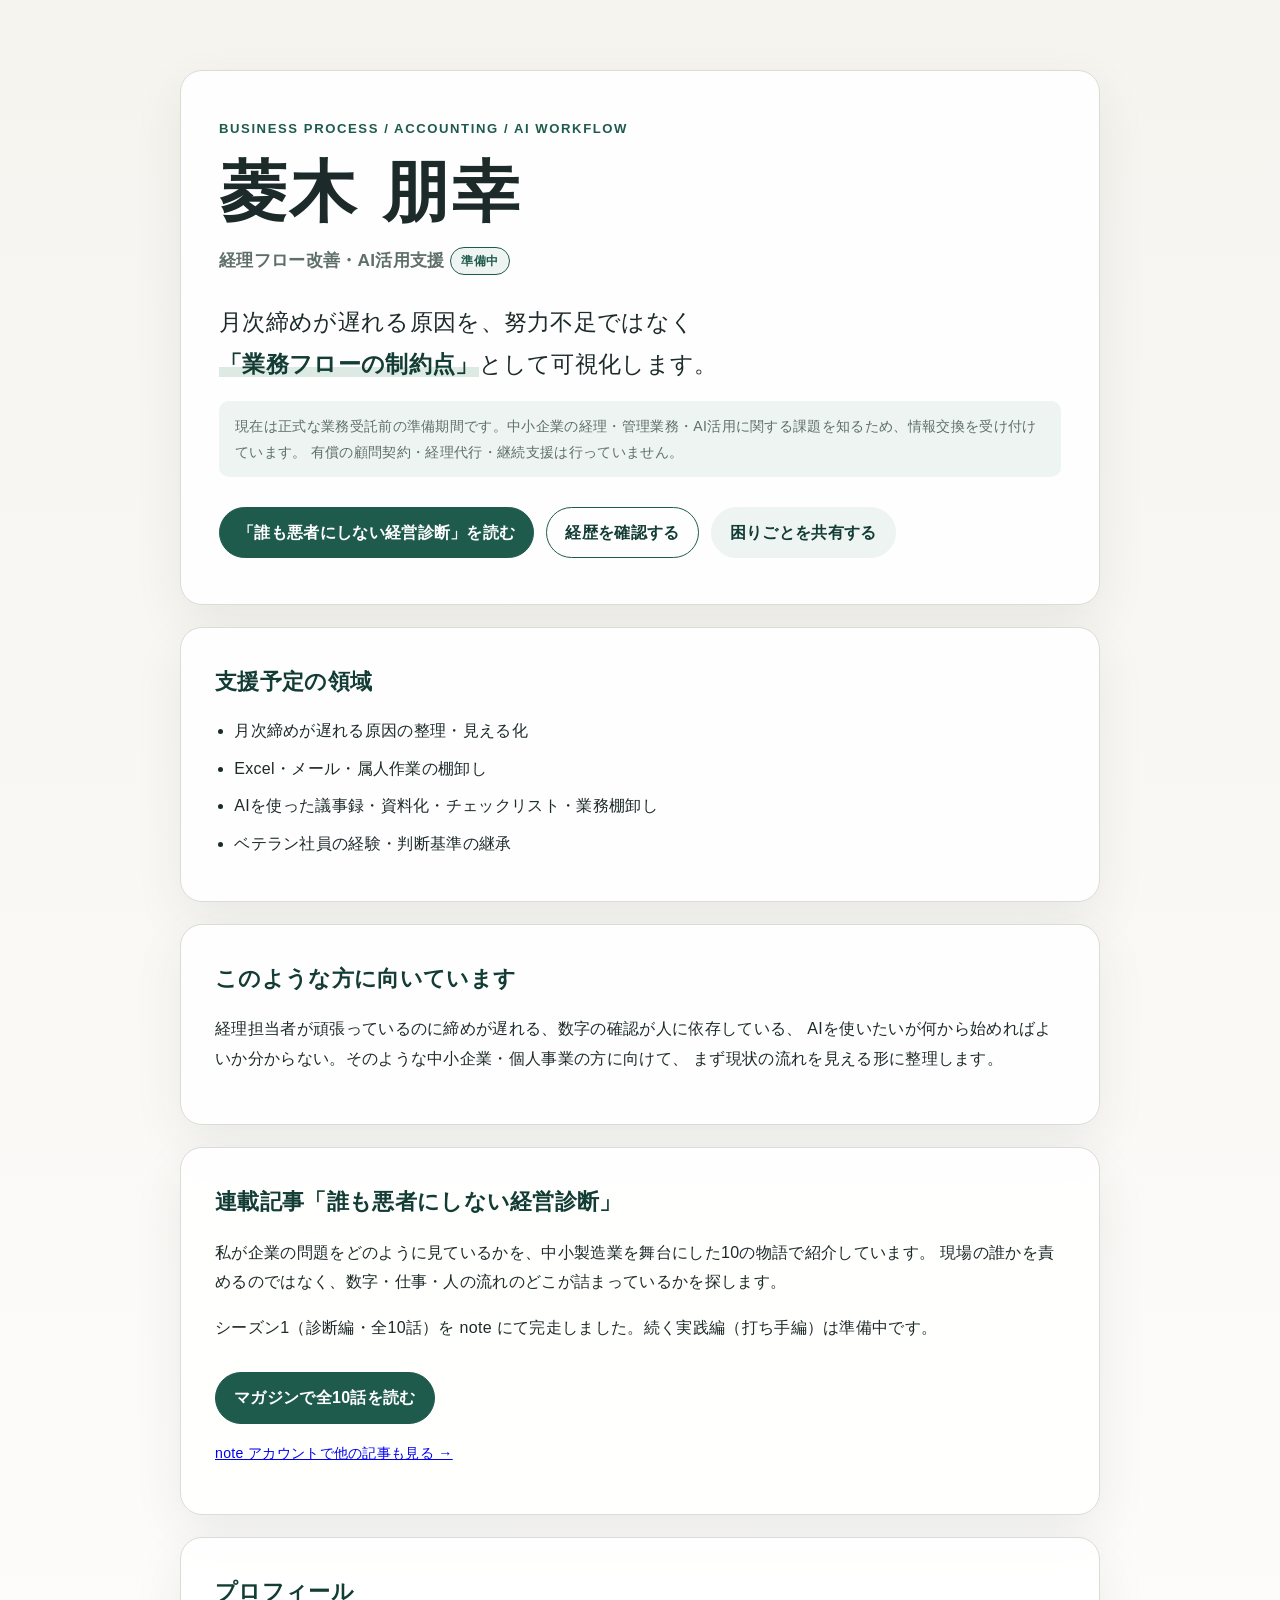
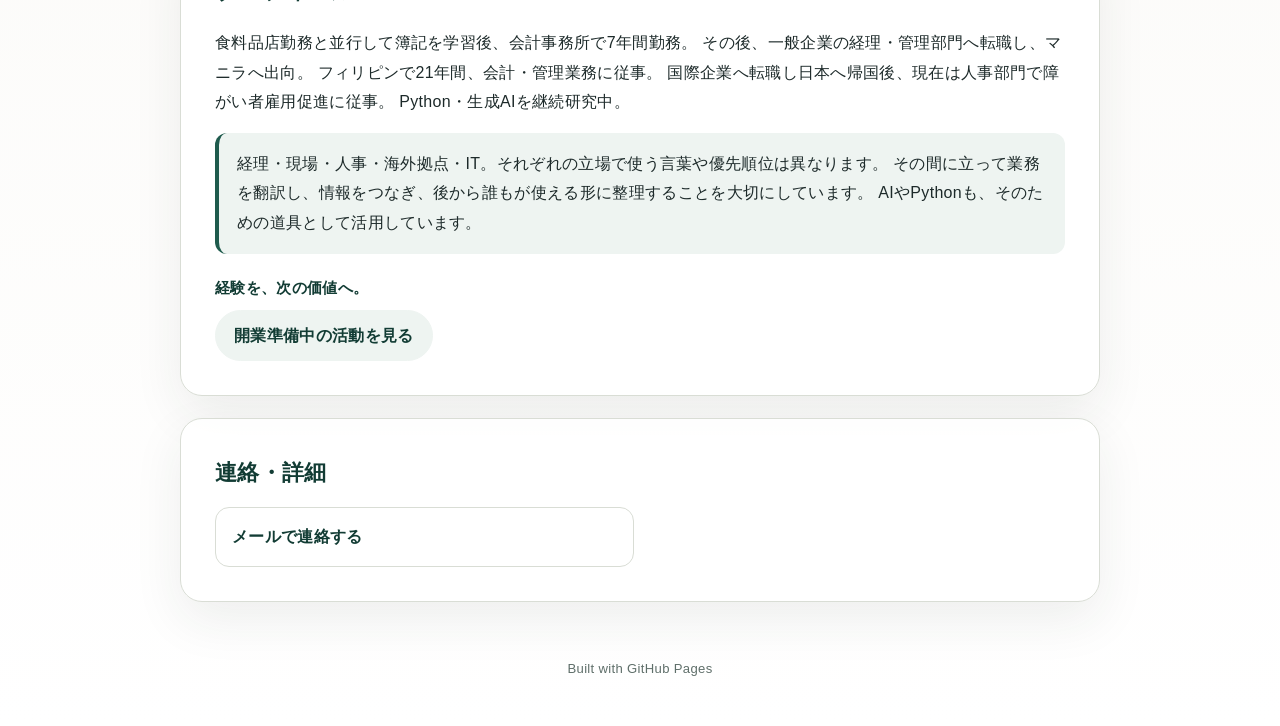
<file: index.html>
<!doctype html>
<html lang="ja">
<head>
  <meta charset="utf-8">
  <meta name="viewport" content="width=device-width, initial-scale=1">
  <title>菱木朋幸｜経理フロー改善・AI活用支援 準備中</title>
  <meta name="description" content="会計、海外拠点管理、人事、AI活用の経験をもとに、中小企業の数字・業務・人の流れを整える支援を準備しています。現在は開業準備中です。">
  <meta property="og:title" content="菱木朋幸｜経理フロー改善・AI活用支援 準備中">
  <meta property="og:description" content="会計、海外拠点管理、人事、AI活用の経験をもとに、中小企業の数字・業務・人の流れを整える支援を準備しています。現在は開業準備中です。">
  <meta property="og:type" content="website">
  <meta property="og:locale" content="ja_JP">
  <link rel="stylesheet" href="style.css">
</head>
<body>
  <main class="page">
    <section class="hero card">
      <p class="eyebrow">Business Process / Accounting / AI Workflow</p>
      <h1>菱木 朋幸</h1>
      <p class="title">経理フロー改善・AI活用支援 <span class="badge">準備中</span></p>
      <p class="lead">
        月次締めが遅れる原因を、努力不足ではなく<br class="pc-only">
        <strong>「業務フローの制約点」</strong>として可視化します。
      </p>
      <p class="preparing-note">
        現在は正式な業務受託前の準備期間です。中小企業の経理・管理業務・AI活用に関する課題を知るため、情報交換を受け付けています。
        有償の顧問契約・経理代行・継続支援は行っていません。
      </p>

      <div class="actions">
        <a class="button primary" href="#series">「誰も悪者にしない経営診断」を読む</a>
        <a class="button" href="#profile">経歴を確認する</a>
        <a class="button subtle" href="mailto:hishiki.tomoyuki@gmail.com">困りごとを共有する</a>
      </div>
    </section>

    <section class="card">
      <h2>支援予定の領域</h2>
      <ul class="service-list">
        <li>月次締めが遅れる原因の整理・見える化</li>
        <li>Excel・メール・属人作業の棚卸し</li>
        <li>AIを使った議事録・資料化・チェックリスト・業務棚卸し</li>
        <li>ベテラン社員の経験・判断基準の継承</li>
      </ul>
    </section>

    <section class="card">
      <h2>このような方に向いています</h2>
      <p>
        経理担当者が頑張っているのに締めが遅れる、数字の確認が人に依存している、
        AIを使いたいが何から始めればよいか分からない。そのような中小企業・個人事業の方に向けて、
        まず現状の流れを見える形に整理します。
      </p>
    </section>

    <section id="series" class="card">
      <h2>連載記事「誰も悪者にしない経営診断」</h2>
      <p>
        私が企業の問題をどのように見ているかを、中小製造業を舞台にした10の物語で紹介しています。
        現場の誰かを責めるのではなく、数字・仕事・人の流れのどこが詰まっているかを探します。
      </p>
      <p>
        シーズン1（診断編・全10話）を note にて完走しました。続く実践編（打ち手編）は準備中です。
      </p>
      <div class="actions">
        <a class="button primary" href="https://note.com/tomo_hishiki/m/mb795c282ae4d" target="_blank" rel="noopener">マガジンで全10話を読む</a>
      </div>
      <p class="small">
        <a href="https://note.com/tomo_hishiki">note アカウントで他の記事も見る →</a>
      </p>
    </section>

    <section id="profile" class="card">
      <h2>プロフィール</h2>
      <p>
        食料品店勤務と並行して簿記を学習後、会計事務所で7年間勤務。
        その後、一般企業の経理・管理部門へ転職し、マニラへ出向。
        フィリピンで21年間、会計・管理業務に従事。
        国際企業へ転職し日本へ帰国後、現在は人事部門で障がい者雇用促進に従事。
        Python・生成AIを継続研究中。
      </p>
      <p class="note">
        経理・現場・人事・海外拠点・IT。それぞれの立場で使う言葉や優先順位は異なります。
        その間に立って業務を翻訳し、情報をつなぎ、後から誰もが使える形に整理することを大切にしています。
        AIやPythonも、そのための道具として活用しています。
      </p>
      <div class="lp-teaser">
        <p class="lp-teaser-copy">経験を、次の価値へ。</p>
        <a class="button subtle" href="lp/">開業準備中の活動を見る</a>
      </div>
    </section>

    <section class="card contact">
      <h2>連絡・詳細</h2>
      <div class="link-grid">
        <a href="mailto:hishiki.tomoyuki@gmail.com">メールで連絡する</a>
      </div>
    </section>

    <footer>
      <p>Built with GitHub Pages</p>
    </footer>
  </main>
</body>
</html>
</file>
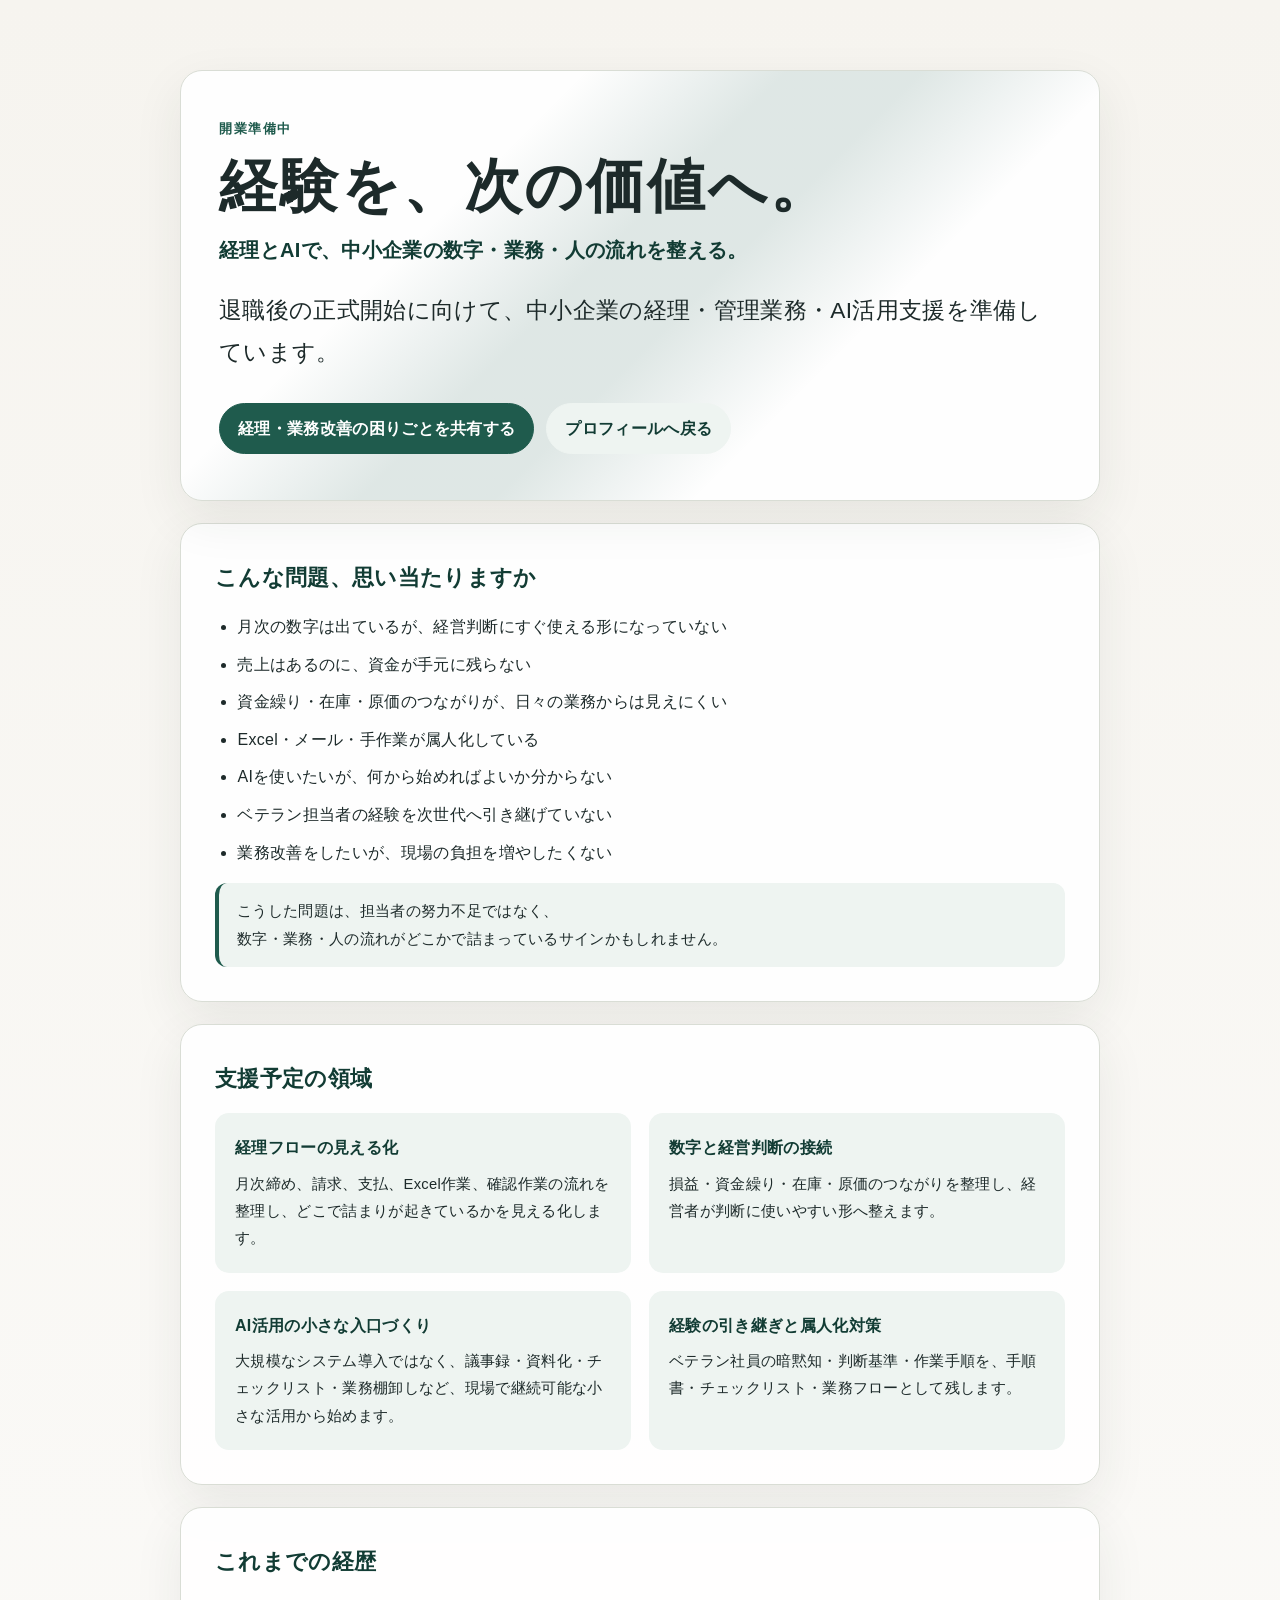
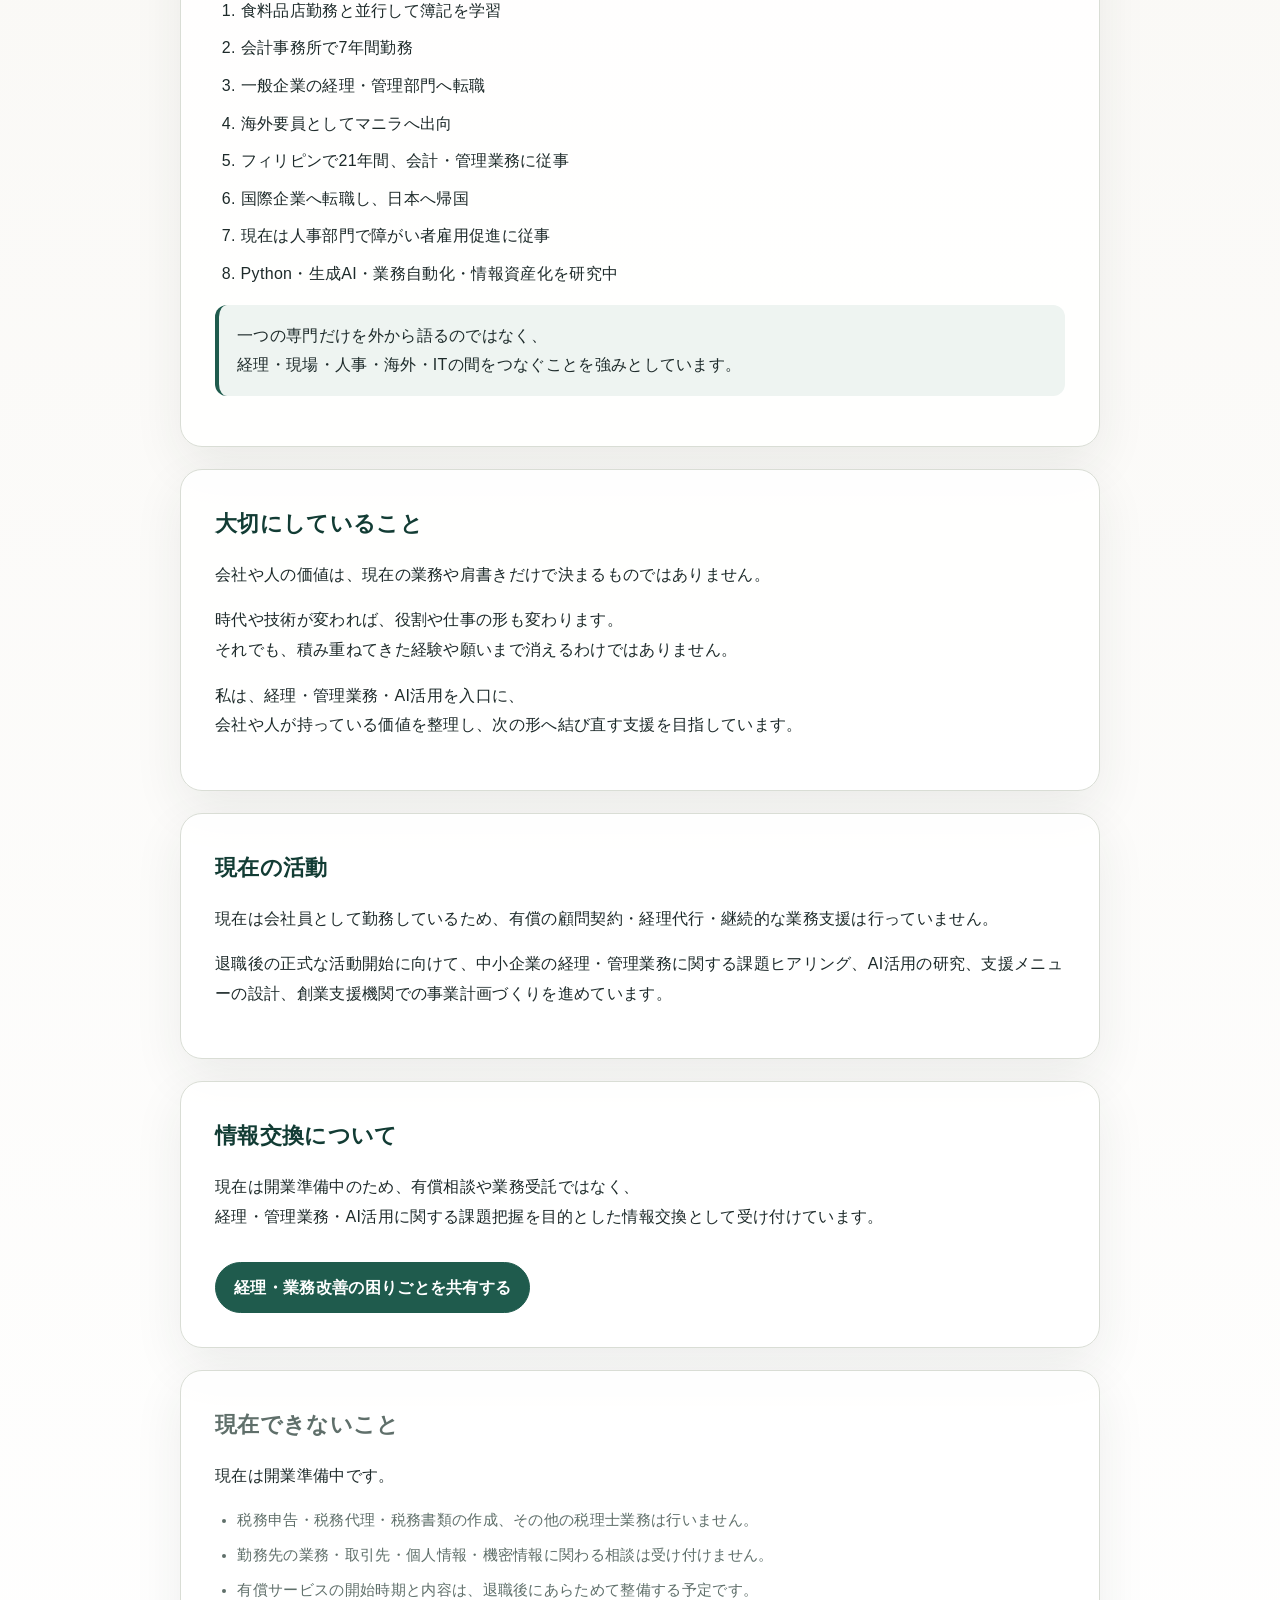
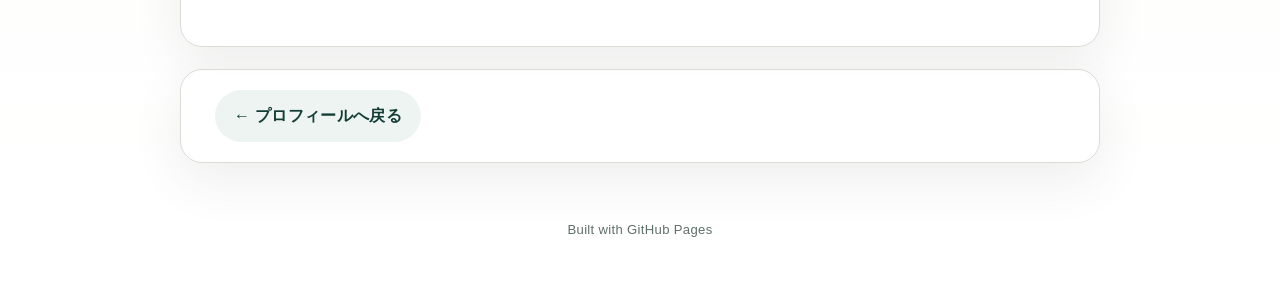
<file: lp/index.html>
<!doctype html>
<html lang="ja">
<head>
  <meta charset="utf-8">
  <meta name="viewport" content="width=device-width, initial-scale=1">
  <title>経験を次の価値へ｜中小企業の経理フロー改善・AI活用支援</title>
  <meta name="description" content="会計、海外拠点管理、人事、AI活用の経験をもとに、中小企業の数字・業務・人の流れを整える支援を準備しています。現在は開業準備中です。">
  <meta property="og:title" content="経験を次の価値へ｜中小企業の経理フロー改善・AI活用支援">
  <meta property="og:description" content="会計、海外拠点管理、人事、AI活用の経験をもとに、中小企業の数字・業務・人の流れを整える支援を準備しています。現在は開業準備中です。">
  <meta property="og:type" content="website">
  <meta property="og:locale" content="ja_JP">
  <link rel="stylesheet" href="../style.css">
</head>
<body>
  <main class="page">

    <!-- ファーストビュー -->
    <section class="hero card hero-lp">
      <p class="eyebrow">開業準備中</p>
      <h1 class="lp-headline">経験を、次の価値へ。</h1>
      <p class="lp-subheadline">経理とAIで、中小企業の数字・業務・人の流れを整える。</p>
      <p class="lead">
        退職後の正式開始に向けて、中小企業の経理・管理業務・AI活用支援を準備しています。
      </p>
      <div class="actions">
        <a class="button primary" href="mailto:hishiki.tomoyuki@gmail.com">経理・業務改善の困りごとを共有する</a>
        <a class="button subtle" href="../">プロフィールへ戻る</a>
      </div>
    </section>

    <!-- 課題提起 -->
    <section class="card">
      <h2>こんな問題、思い当たりますか</h2>
      <ul class="issue-list">
        <li>月次の数字は出ているが、経営判断にすぐ使える形になっていない</li>
        <li>売上はあるのに、資金が手元に残らない</li>
        <li>資金繰り・在庫・原価のつながりが、日々の業務からは見えにくい</li>
        <li>Excel・メール・手作業が属人化している</li>
        <li>AIを使いたいが、何から始めればよいか分からない</li>
        <li>ベテラン担当者の経験を次世代へ引き継げていない</li>
        <li>業務改善をしたいが、現場の負担を増やしたくない</li>
      </ul>
      <p class="issue-note">
        こうした問題は、担当者の努力不足ではなく、<br>
        数字・業務・人の流れがどこかで詰まっているサインかもしれません。
      </p>
    </section>

    <!-- 提供予定の価値 -->
    <section class="card">
      <h2>支援予定の領域</h2>
      <div class="value-grid">
        <div class="value-item">
          <h3>経理フローの見える化</h3>
          <p>月次締め、請求、支払、Excel作業、確認作業の流れを整理し、どこで詰まりが起きているかを見える化します。</p>
        </div>
        <div class="value-item">
          <h3>数字と経営判断の接続</h3>
          <p>損益・資金繰り・在庫・原価のつながりを整理し、経営者が判断に使いやすい形へ整えます。</p>
        </div>
        <div class="value-item">
          <h3>AI活用の小さな入口づくり</h3>
          <p>大規模なシステム導入ではなく、議事録・資料化・チェックリスト・業務棚卸しなど、現場で継続可能な小さな活用から始めます。</p>
        </div>
        <div class="value-item">
          <h3>経験の引き継ぎと属人化対策</h3>
          <p>ベテラン社員の暗黙知・判断基準・作業手順を、手順書・チェックリスト・業務フローとして残します。</p>
        </div>
      </div>
    </section>

    <!-- 経歴 -->
    <section class="card">
      <h2>これまでの経歴</h2>
      <ol class="career-list">
        <li>食料品店勤務と並行して簿記を学習</li>
        <li>会計事務所で7年間勤務</li>
        <li>一般企業の経理・管理部門へ転職</li>
        <li>海外要員としてマニラへ出向</li>
        <li>フィリピンで21年間、会計・管理業務に従事</li>
        <li>国際企業へ転職し、日本へ帰国</li>
        <li>現在は人事部門で障がい者雇用促進に従事</li>
        <li>Python・生成AI・業務自動化・情報資産化を研究中</li>
      </ol>
      <p class="note">
        一つの専門だけを外から語るのではなく、<br>
        経理・現場・人事・海外・ITの間をつなぐことを強みとしています。
      </p>
    </section>

    <!-- 大切にしていること -->
    <section class="card">
      <h2>大切にしていること</h2>
      <p>
        会社や人の価値は、現在の業務や肩書きだけで決まるものではありません。
      </p>
      <p>
        時代や技術が変われば、役割や仕事の形も変わります。<br>
        それでも、積み重ねてきた経験や願いまで消えるわけではありません。
      </p>
      <p>
        私は、経理・管理業務・AI活用を入口に、<br>
        会社や人が持っている価値を整理し、次の形へ結び直す支援を目指しています。
      </p>
    </section>

    <!-- 現在の活動 -->
    <section class="card">
      <h2>現在の活動</h2>
      <p>
        現在は会社員として勤務しているため、有償の顧問契約・経理代行・継続的な業務支援は行っていません。
      </p>
      <p>
        退職後の正式な活動開始に向けて、中小企業の経理・管理業務に関する課題ヒアリング、AI活用の研究、支援メニューの設計、創業支援機関での事業計画づくりを進めています。
      </p>
    </section>

    <!-- 情報交換 -->
    <section class="card">
      <h2>情報交換について</h2>
      <p>
        現在は開業準備中のため、有償相談や業務受託ではなく、<br>
        経理・管理業務・AI活用に関する課題把握を目的とした情報交換として受け付けています。
      </p>
      <div class="actions">
        <a class="button primary" href="mailto:hishiki.tomoyuki@gmail.com">経理・業務改善の困りごとを共有する</a>
      </div>
    </section>

    <!-- 注意事項 -->
    <section class="card notice">
      <h2>現在できないこと</h2>
      <p>現在は開業準備中です。</p>
      <ul class="notice-list">
        <li>税務申告・税務代理・税務書類の作成、その他の税理士業務は行いません。</li>
        <li>勤務先の業務・取引先・個人情報・機密情報に関わる相談は受け付けません。</li>
        <li>有償サービスの開始時期と内容は、退職後にあらためて整備する予定です。</li>
      </ul>
    </section>

    <!-- 戻るリンク -->
    <section class="card back-link-section">
      <a class="button subtle" href="../">← プロフィールへ戻る</a>
    </section>

    <footer>
      <p>Built with GitHub Pages</p>
    </footer>
  </main>
</body>
</html>
</file>
<file: style.css>
:root {
  --bg: #f6f4ef;
  --card: #ffffff;
  --text: #1d2a2a;
  --muted: #5f6f6a;
  --line: #d9ddd5;
  --accent: #1f5b4d;
  --accent-dark: #123c34;
  --soft: #eef4f1;
}

* {
  box-sizing: border-box;
}

body {
  margin: 0;
  background: linear-gradient(180deg, var(--bg), #ffffff);
  color: var(--text);
  font-family: -apple-system, BlinkMacSystemFont, "Hiragino Sans", "Yu Gothic", "YuGothic", "Noto Sans JP", "Segoe UI", sans-serif;
  line-height: 1.85;
  letter-spacing: 0.02em;
}

.page {
  width: min(920px, 92%);
  margin: 0 auto;
  padding: 48px 0 32px;
}

.card {
  background: rgba(255, 255, 255, 0.92);
  border: 1px solid var(--line);
  border-radius: 22px;
  padding: 34px;
  margin: 22px 0;
  box-shadow: 0 18px 50px rgba(32, 47, 42, 0.08);
}

.hero {
  padding: 46px 38px;
}

/* ── LP: ヒーロー背景バナー(薄い装飾) ── */
.hero-lp {
  position: relative;
  overflow: hidden;
}

.hero-lp::before {
  content: "";
  position: absolute;
  inset: 0;
  background: linear-gradient(
    135deg,
    transparent 0%,
    transparent 30%,
    rgba(31, 91, 77, 0.14) 45%,
    rgba(31, 91, 77, 0.14) 55%,
    transparent 70%,
    transparent 100%
  );
  pointer-events: none;
  z-index: 0;
}

.hero-lp > * {
  position: relative;
  z-index: 1;
}

.eyebrow {
  margin: 0 0 12px;
  color: var(--accent);
  font-size: 0.82rem;
  font-weight: 700;
  letter-spacing: 0.12em;
  text-transform: uppercase;
}

h1 {
  margin: 0;
  font-size: clamp(2.2rem, 6vw, 4.2rem);
  line-height: 1.15;
  letter-spacing: 0.05em;
}

h2 {
  margin: 0 0 14px;
  font-size: 1.35rem;
  color: var(--accent-dark);
}

.title {
  margin: 14px 0 24px;
  color: var(--muted);
  font-size: 1.08rem;
  font-weight: 700;
}

.lead {
  margin: 0;
  font-size: clamp(1.08rem, 2.4vw, 1.42rem);
}

.lead strong {
  color: var(--accent-dark);
  background: linear-gradient(transparent 62%, #dceae3 62%);
}

.actions {
  display: flex;
  flex-wrap: wrap;
  gap: 12px;
  margin-top: 30px;
}

.button {
  display: inline-flex;
  align-items: center;
  justify-content: center;
  min-height: 46px;
  padding: 10px 18px;
  border: 1px solid var(--accent);
  border-radius: 999px;
  color: var(--accent-dark);
  text-decoration: none;
  font-weight: 700;
  transition: transform .15s ease, box-shadow .15s ease, background .15s ease;
}

.button:hover {
  transform: translateY(-1px);
  box-shadow: 0 10px 24px rgba(31, 91, 77, 0.16);
}

.button.primary {
  background: var(--accent);
  color: #ffffff;
}

.button.subtle {
  background: var(--soft);
  border-color: var(--soft);
}

.service-list {
  padding-left: 1.2em;
  margin: 0;
}

.service-list li {
  margin: 8px 0;
}

.note {
  padding: 16px 18px;
  border-left: 4px solid var(--accent);
  background: var(--soft);
  border-radius: 12px;
}

.link-grid {
  display: grid;
  grid-template-columns: repeat(2, minmax(0, 1fr));
  gap: 12px;
}

.link-grid a {
  display: block;
  padding: 14px 16px;
  border: 1px solid var(--line);
  border-radius: 14px;
  color: var(--accent-dark);
  text-decoration: none;
  font-weight: 700;
  background: #ffffff;
}

.link-grid a:hover {
  border-color: var(--accent);
}

.small {
  margin-top: 16px;
  color: var(--muted);
  font-size: 0.88rem;
}

/* ── プロフィール: LPへの一言添え ── */
.lp-teaser {
  margin-top: 20px;
}

.lp-teaser-copy {
  margin: 0 0 8px;
  color: var(--accent-dark);
  font-weight: 700;
  font-size: 0.95rem;
}

footer {
  color: var(--muted);
  font-size: 0.82rem;
  text-align: center;
  padding: 20px 0 0;
}

/* ── 準備中バッジ ── */
.badge {
  display: inline-block;
  padding: 2px 10px;
  background: var(--soft);
  border: 1px solid var(--accent);
  border-radius: 999px;
  color: var(--accent);
  font-size: 0.75rem;
  font-weight: 700;
  letter-spacing: 0.06em;
  vertical-align: middle;
}

/* ── 開業準備中の補足テキスト ── */
.preparing-note {
  margin: 16px 0 0;
  padding: 12px 16px;
  background: var(--soft);
  border-radius: 10px;
  font-size: 0.88rem;
  color: var(--muted);
}

/* ── LP: ファーストビュー見出し ── */
.lp-headline {
  font-size: clamp(2.0rem, 5.5vw, 3.6rem);
}

.lp-subheadline {
  margin: 12px 0 20px;
  font-size: clamp(1.0rem, 2.2vw, 1.25rem);
  font-weight: 700;
  color: var(--accent-dark);
}

/* ── LP: 課題リスト ── */
.issue-list {
  padding-left: 1.4em;
  margin: 0 0 16px;
}

.issue-list li {
  margin: 8px 0;
}

.issue-note {
  margin: 0;
  padding: 14px 18px;
  background: var(--soft);
  border-left: 4px solid var(--accent);
  border-radius: 12px;
  font-size: 0.95rem;
}

/* ── LP: 価値グリッド ── */
.value-grid {
  display: grid;
  grid-template-columns: repeat(2, 1fr);
  gap: 18px;
  margin-top: 4px;
}

.value-item {
  padding: 20px;
  background: var(--soft);
  border-radius: 14px;
}

.value-item h3 {
  margin: 0 0 8px;
  font-size: 1.0rem;
  color: var(--accent-dark);
}

.value-item p {
  margin: 0;
  font-size: 0.92rem;
  color: var(--text);
}

/* ── LP: 経歴リスト ── */
.career-list {
  padding-left: 1.6em;
  margin: 0 0 16px;
}

.career-list li {
  margin: 8px 0;
}

/* ── LP: 注意事項 ── */
.notice {
  background: rgba(255, 255, 255, 0.85);
  border-color: var(--line);
}

.notice h2 {
  color: var(--muted);
}

.notice-list {
  padding-left: 1.4em;
  margin: 0;
}

.notice-list li {
  margin: 8px 0;
  font-size: 0.92rem;
  color: var(--muted);
}

/* ── LP: 戻るリンクセクション ── */
.back-link-section {
  padding: 20px 34px;
  text-align: left;
}

@media (max-width: 640px) {
  .page {
    width: min(94%, 640px);
    padding-top: 24px;
  }

  .card,
  .hero {
    padding: 26px 22px;
    border-radius: 18px;
  }

  .actions,
  .button {
    width: 100%;
  }

  .link-grid {
    grid-template-columns: 1fr;
  }

  .pc-only {
    display: none;
  }

  .value-grid {
    grid-template-columns: 1fr;
  }
}
</file>
